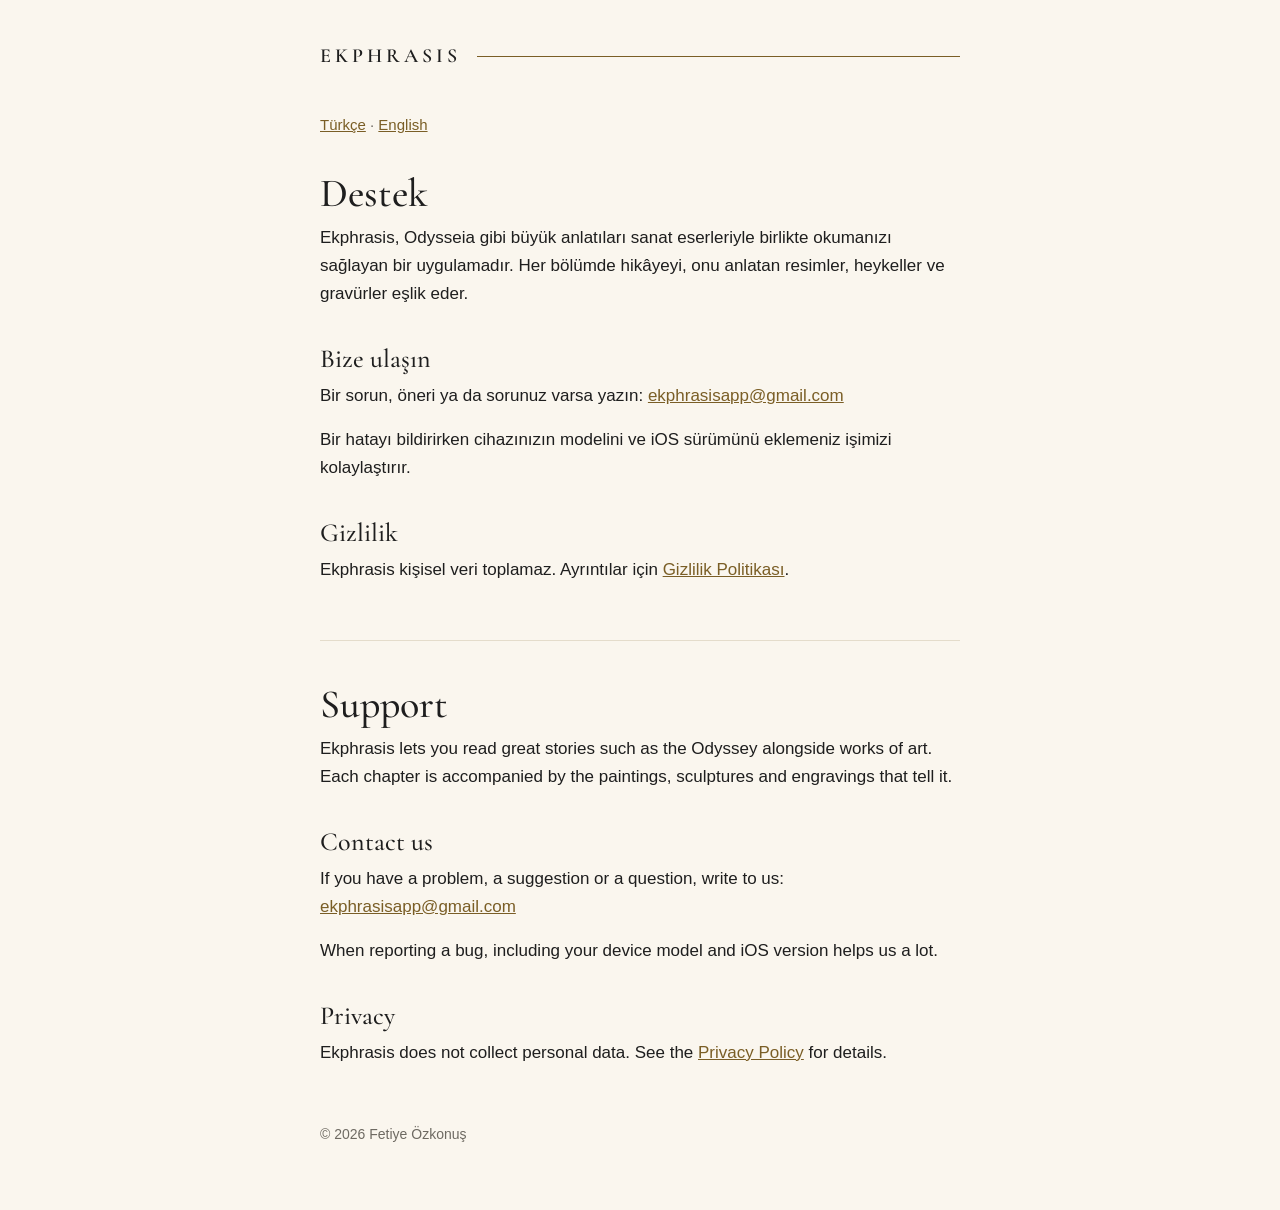
<file: index.html>
<!doctype html>
<html lang="tr">
<head>
  <meta charset="utf-8">
  <meta name="viewport" content="width=device-width, initial-scale=1">
  <title>Ekphrasis — Destek · Support</title>
  <meta name="description" content="Ekphrasis: sanat eserleriyle anlatılan hikâyeler. Stories told through works of art.">
  <link rel="stylesheet" href="style.css">
</head>
<body>
<main>
  <a class="wordmark" href="./">EKPHRASIS</a>

  <p class="langs"><a href="#tr">Türkçe</a> · <a href="#en">English</a></p>

  <section id="tr" lang="tr">
    <h1>Destek</h1>
    <p>Ekphrasis, Odysseia gibi büyük anlatıları sanat eserleriyle birlikte okumanızı sağlayan bir uygulamadır. Her bölümde hikâyeyi, onu anlatan resimler, heykeller ve gravürler eşlik eder.</p>

    <h2>Bize ulaşın</h2>
    <p>Bir sorun, öneri ya da sorunuz varsa yazın: <a href="mailto:ekphrasisapp@gmail.com">ekphrasisapp@gmail.com</a></p>
    <p>Bir hatayı bildirirken cihazınızın modelini ve iOS sürümünü eklemeniz işimizi kolaylaştırır.</p>

    <h2>Gizlilik</h2>
    <p>Ekphrasis kişisel veri toplamaz. Ayrıntılar için <a href="privacy.html#tr">Gizlilik Politikası</a>.</p>
  </section>

  <section id="en" lang="en">
    <h1>Support</h1>
    <p>Ekphrasis lets you read great stories such as the Odyssey alongside works of art. Each chapter is accompanied by the paintings, sculptures and engravings that tell it.</p>

    <h2>Contact us</h2>
    <p>If you have a problem, a suggestion or a question, write to us: <a href="mailto:ekphrasisapp@gmail.com">ekphrasisapp@gmail.com</a></p>
    <p>When reporting a bug, including your device model and iOS version helps us a lot.</p>

    <h2>Privacy</h2>
    <p>Ekphrasis does not collect personal data. See the <a href="privacy.html#en">Privacy Policy</a> for details.</p>
  </section>

  <footer>© 2026 Fetiye Özkonuş</footer>
</main>
</body>
</html>
</file>
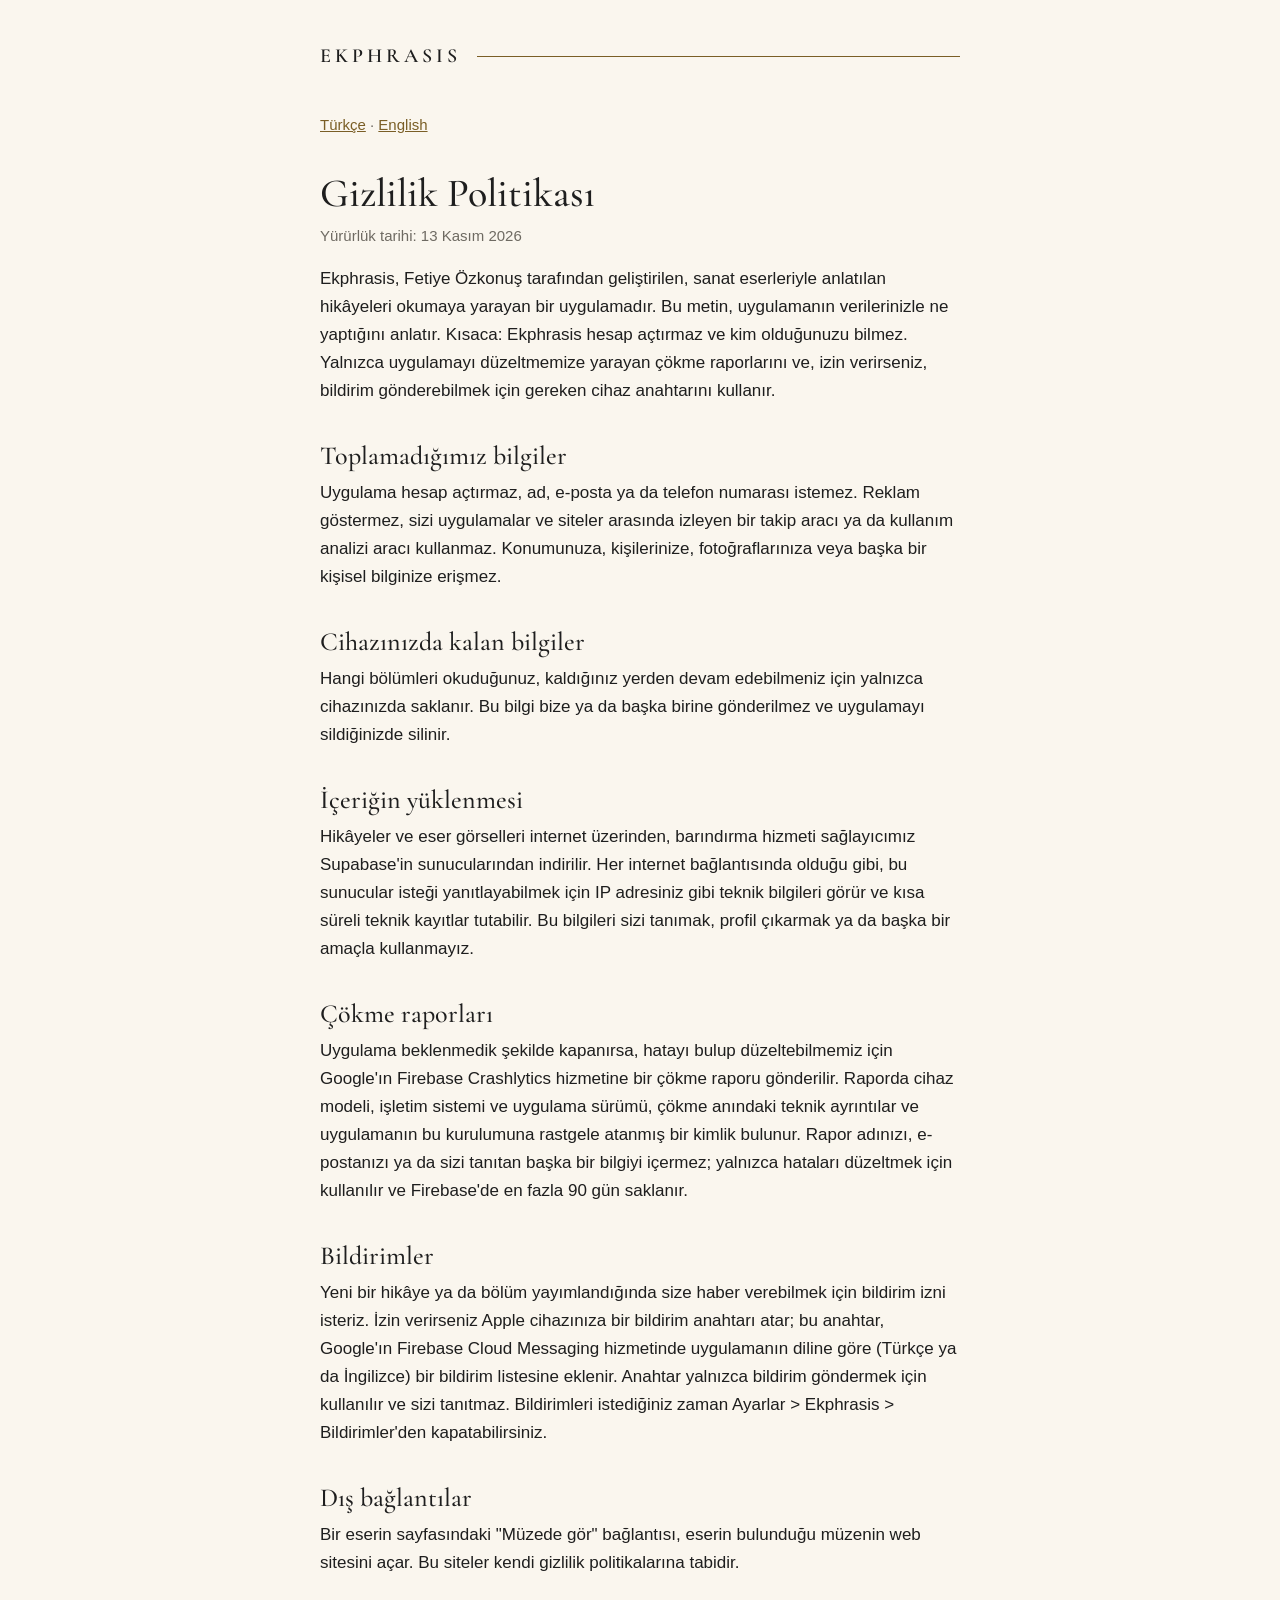
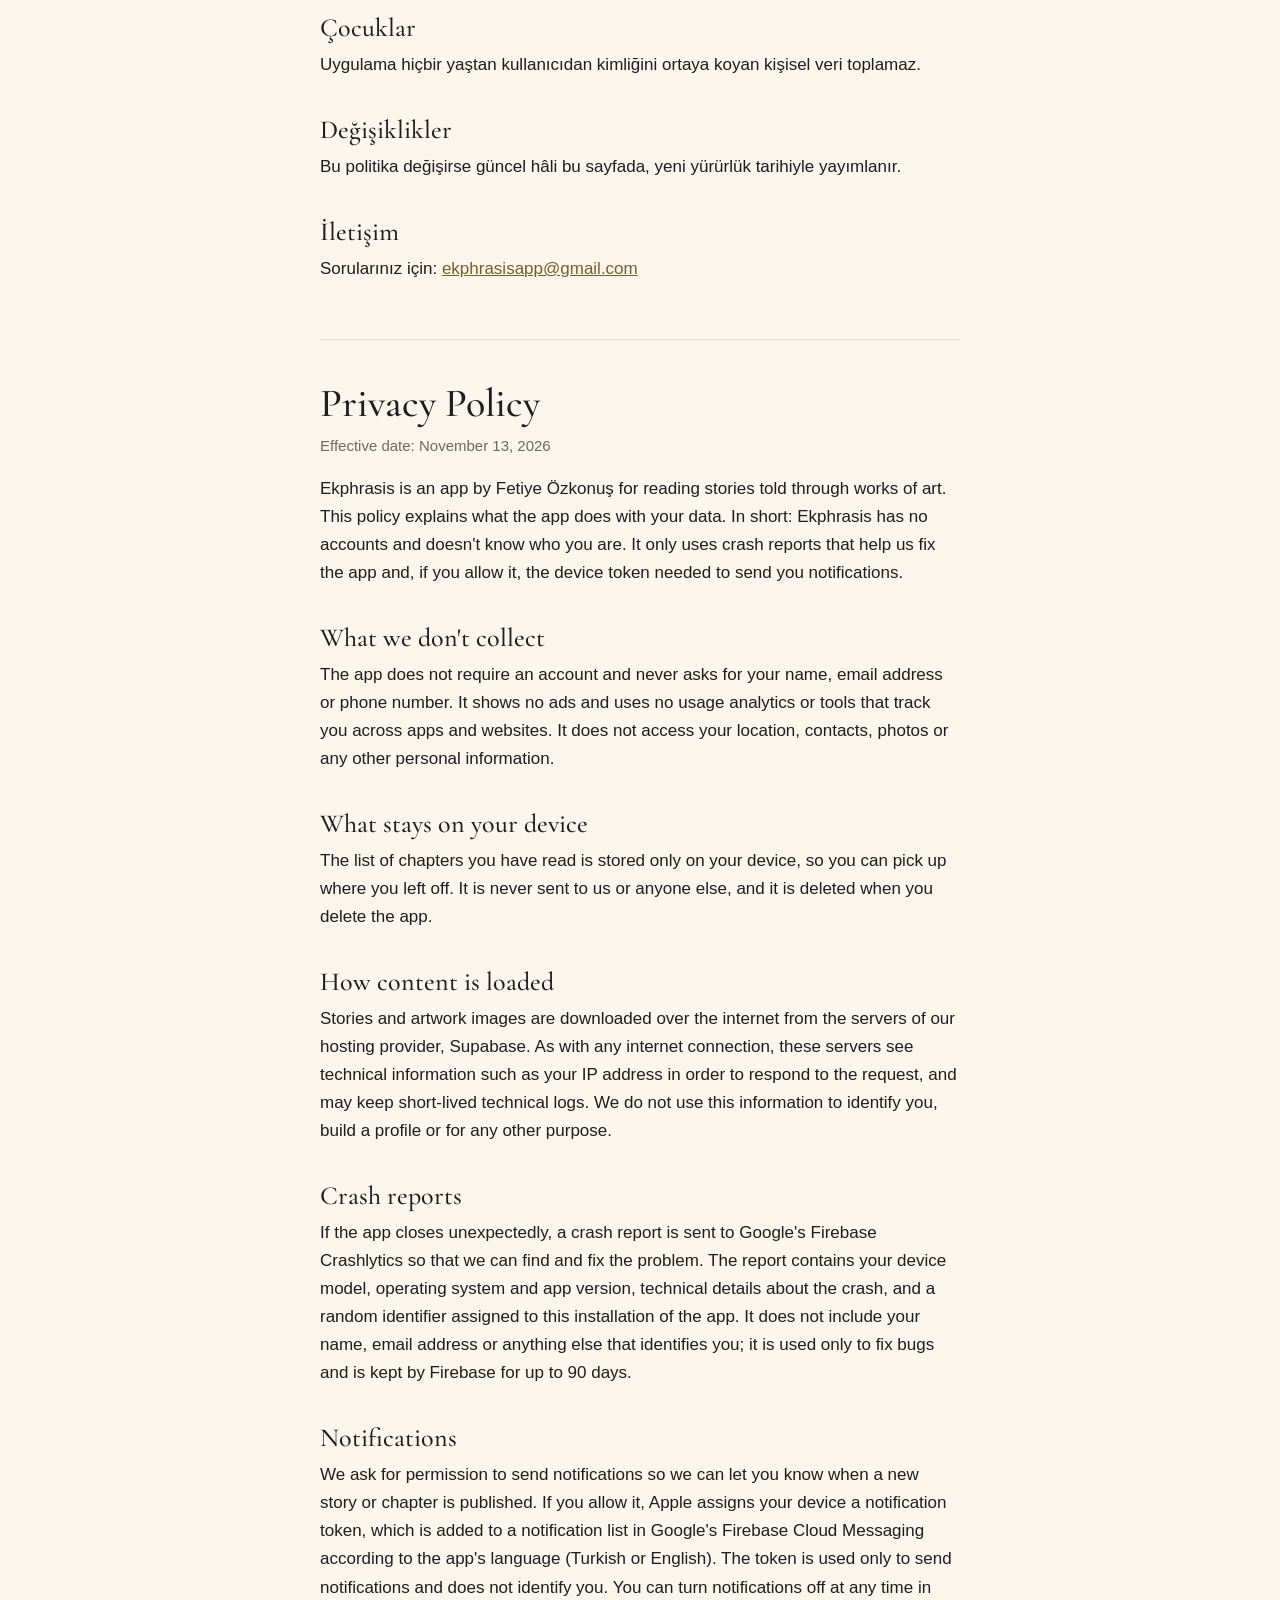
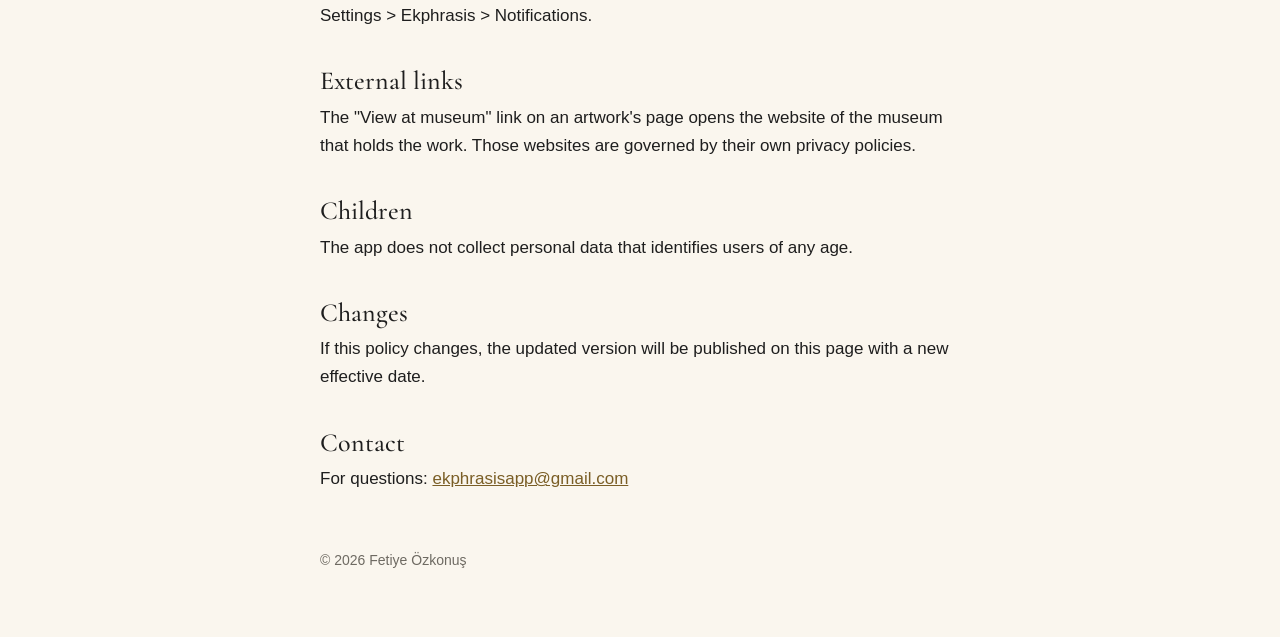
<file: privacy.html>
<!doctype html>
<html lang="tr">
<head>
  <meta charset="utf-8">
  <meta name="viewport" content="width=device-width, initial-scale=1">
  <title>Gizlilik Politikası · Privacy Policy — Ekphrasis</title>
  <meta name="description" content="Ekphrasis gizlilik politikası. Ekphrasis privacy policy.">
  <link rel="stylesheet" href="style.css">
</head>
<body>
<main>
  <a class="wordmark" href="./">EKPHRASIS</a>

  <p class="langs"><a href="#tr">Türkçe</a> · <a href="#en">English</a></p>

  <section id="tr" lang="tr">
    <h1>Gizlilik Politikası</h1>
    <p class="meta">Yürürlük tarihi: 13 Kasım 2026</p>

    <p>Ekphrasis, Fetiye Özkonuş tarafından geliştirilen, sanat eserleriyle anlatılan hikâyeleri okumaya yarayan bir uygulamadır. Bu metin, uygulamanın verilerinizle ne yaptığını anlatır. Kısaca: Ekphrasis hesap açtırmaz ve kim olduğunuzu bilmez. Yalnızca uygulamayı düzeltmemize yarayan çökme raporlarını ve, izin verirseniz, bildirim gönderebilmek için gereken cihaz anahtarını kullanır.</p>

    <h2>Toplamadığımız bilgiler</h2>
    <p>Uygulama hesap açtırmaz, ad, e-posta ya da telefon numarası istemez. Reklam göstermez, sizi uygulamalar ve siteler arasında izleyen bir takip aracı ya da kullanım analizi aracı kullanmaz. Konumunuza, kişilerinize, fotoğraflarınıza veya başka bir kişisel bilginize erişmez.</p>

    <h2>Cihazınızda kalan bilgiler</h2>
    <p>Hangi bölümleri okuduğunuz, kaldığınız yerden devam edebilmeniz için yalnızca cihazınızda saklanır. Bu bilgi bize ya da başka birine gönderilmez ve uygulamayı sildiğinizde silinir.</p>

    <h2>İçeriğin yüklenmesi</h2>
    <p>Hikâyeler ve eser görselleri internet üzerinden, barındırma hizmeti sağlayıcımız Supabase'in sunucularından indirilir. Her internet bağlantısında olduğu gibi, bu sunucular isteği yanıtlayabilmek için IP adresiniz gibi teknik bilgileri görür ve kısa süreli teknik kayıtlar tutabilir. Bu bilgileri sizi tanımak, profil çıkarmak ya da başka bir amaçla kullanmayız.</p>

    <h2>Çökme raporları</h2>
    <p>Uygulama beklenmedik şekilde kapanırsa, hatayı bulup düzeltebilmemiz için Google'ın Firebase Crashlytics hizmetine bir çökme raporu gönderilir. Raporda cihaz modeli, işletim sistemi ve uygulama sürümü, çökme anındaki teknik ayrıntılar ve uygulamanın bu kurulumuna rastgele atanmış bir kimlik bulunur. Rapor adınızı, e-postanızı ya da sizi tanıtan başka bir bilgiyi içermez; yalnızca hataları düzeltmek için kullanılır ve Firebase'de en fazla 90 gün saklanır.</p>

    <h2>Bildirimler</h2>
    <p>Yeni bir hikâye ya da bölüm yayımlandığında size haber verebilmek için bildirim izni isteriz. İzin verirseniz Apple cihazınıza bir bildirim anahtarı atar; bu anahtar, Google'ın Firebase Cloud Messaging hizmetinde uygulamanın diline göre (Türkçe ya da İngilizce) bir bildirim listesine eklenir. Anahtar yalnızca bildirim göndermek için kullanılır ve sizi tanıtmaz. Bildirimleri istediğiniz zaman Ayarlar &gt; Ekphrasis &gt; Bildirimler'den kapatabilirsiniz.</p>

    <h2>Dış bağlantılar</h2>
    <p>Bir eserin sayfasındaki "Müzede gör" bağlantısı, eserin bulunduğu müzenin web sitesini açar. Bu siteler kendi gizlilik politikalarına tabidir.</p>

    <h2>Çocuklar</h2>
    <p>Uygulama hiçbir yaştan kullanıcıdan kimliğini ortaya koyan kişisel veri toplamaz.</p>

    <h2>Değişiklikler</h2>
    <p>Bu politika değişirse güncel hâli bu sayfada, yeni yürürlük tarihiyle yayımlanır.</p>

    <h2>İletişim</h2>
    <p>Sorularınız için: <a href="mailto:ekphrasisapp@gmail.com">ekphrasisapp@gmail.com</a></p>
  </section>

  <section id="en" lang="en">
    <h1>Privacy Policy</h1>
    <p class="meta">Effective date: November 13, 2026</p>

    <p>Ekphrasis is an app by Fetiye Özkonuş for reading stories told through works of art. This policy explains what the app does with your data. In short: Ekphrasis has no accounts and doesn't know who you are. It only uses crash reports that help us fix the app and, if you allow it, the device token needed to send you notifications.</p>

    <h2>What we don't collect</h2>
    <p>The app does not require an account and never asks for your name, email address or phone number. It shows no ads and uses no usage analytics or tools that track you across apps and websites. It does not access your location, contacts, photos or any other personal information.</p>

    <h2>What stays on your device</h2>
    <p>The list of chapters you have read is stored only on your device, so you can pick up where you left off. It is never sent to us or anyone else, and it is deleted when you delete the app.</p>

    <h2>How content is loaded</h2>
    <p>Stories and artwork images are downloaded over the internet from the servers of our hosting provider, Supabase. As with any internet connection, these servers see technical information such as your IP address in order to respond to the request, and may keep short-lived technical logs. We do not use this information to identify you, build a profile or for any other purpose.</p>

    <h2>Crash reports</h2>
    <p>If the app closes unexpectedly, a crash report is sent to Google's Firebase Crashlytics so that we can find and fix the problem. The report contains your device model, operating system and app version, technical details about the crash, and a random identifier assigned to this installation of the app. It does not include your name, email address or anything else that identifies you; it is used only to fix bugs and is kept by Firebase for up to 90 days.</p>

    <h2>Notifications</h2>
    <p>We ask for permission to send notifications so we can let you know when a new story or chapter is published. If you allow it, Apple assigns your device a notification token, which is added to a notification list in Google's Firebase Cloud Messaging according to the app's language (Turkish or English). The token is used only to send notifications and does not identify you. You can turn notifications off at any time in Settings &gt; Ekphrasis &gt; Notifications.</p>

    <h2>External links</h2>
    <p>The "View at museum" link on an artwork's page opens the website of the museum that holds the work. Those websites are governed by their own privacy policies.</p>

    <h2>Children</h2>
    <p>The app does not collect personal data that identifies users of any age.</p>

    <h2>Changes</h2>
    <p>If this policy changes, the updated version will be published on this page with a new effective date.</p>

    <h2>Contact</h2>
    <p>For questions: <a href="mailto:ekphrasisapp@gmail.com">ekphrasisapp@gmail.com</a></p>
  </section>

  <footer>© 2026 Fetiye Özkonuş</footer>
</main>
</body>
</html>
</file>
<file: style.css>
@font-face {
  font-family: "Cormorant Garamond";
  src: url("fonts/CormorantGaramond.ttf") format("truetype");
  font-weight: 300 700;
  font-display: swap;
}

:root {
  --surface: #FAF6EE;
  --text: #1E1E1E;
  --muted: #6E6A62;
  --accent: #7A5E26;
  --rule: #E4DCCB;
  color-scheme: light dark;
}

@media (prefers-color-scheme: dark) {
  :root {
    --surface: #171D29;
    --text: #F2EFE8;
    --muted: #A3A8B1;
    --accent: #CDB27A;
    --rule: #2C3446;
  }
}

* { box-sizing: border-box; }

body {
  margin: 0;
  background: var(--surface);
  color: var(--text);
  font: 17px/1.65 -apple-system, BlinkMacSystemFont, "Segoe UI", Roboto, sans-serif;
  -webkit-text-size-adjust: 100%;
}

main {
  max-width: 680px;
  margin: 0 auto;
  padding: 40px 20px 64px;
}

.wordmark {
  display: flex;
  align-items: center;
  gap: 16px;
  margin-bottom: 40px;
  font-family: "Cormorant Garamond", Georgia, serif;
  font-weight: 600;
  font-size: 20px;
  letter-spacing: 4px;
  color: inherit;
  text-decoration: none;
}

.wordmark::after {
  content: "";
  flex: 1;
  height: 1.5px;
  background: var(--accent);
}

h1, h2 {
  font-family: "Cormorant Garamond", Georgia, serif;
  font-weight: 500;
  line-height: 1.15;
}

h1 { font-size: 40px; margin: 0 0 8px; }
h2 { font-size: 26px; margin: 36px 0 8px; }

p { margin: 0 0 16px; }

a { color: var(--accent); }

.meta { color: var(--muted); font-size: 15px; }

.langs {
  font-size: 15px;
  color: var(--muted);
  margin-bottom: 32px;
}

section + section {
  margin-top: 56px;
  padding-top: 40px;
  border-top: 1px solid var(--rule);
}

footer {
  margin-top: 56px;
  font-size: 14px;
  color: var(--muted);
}
</file>
